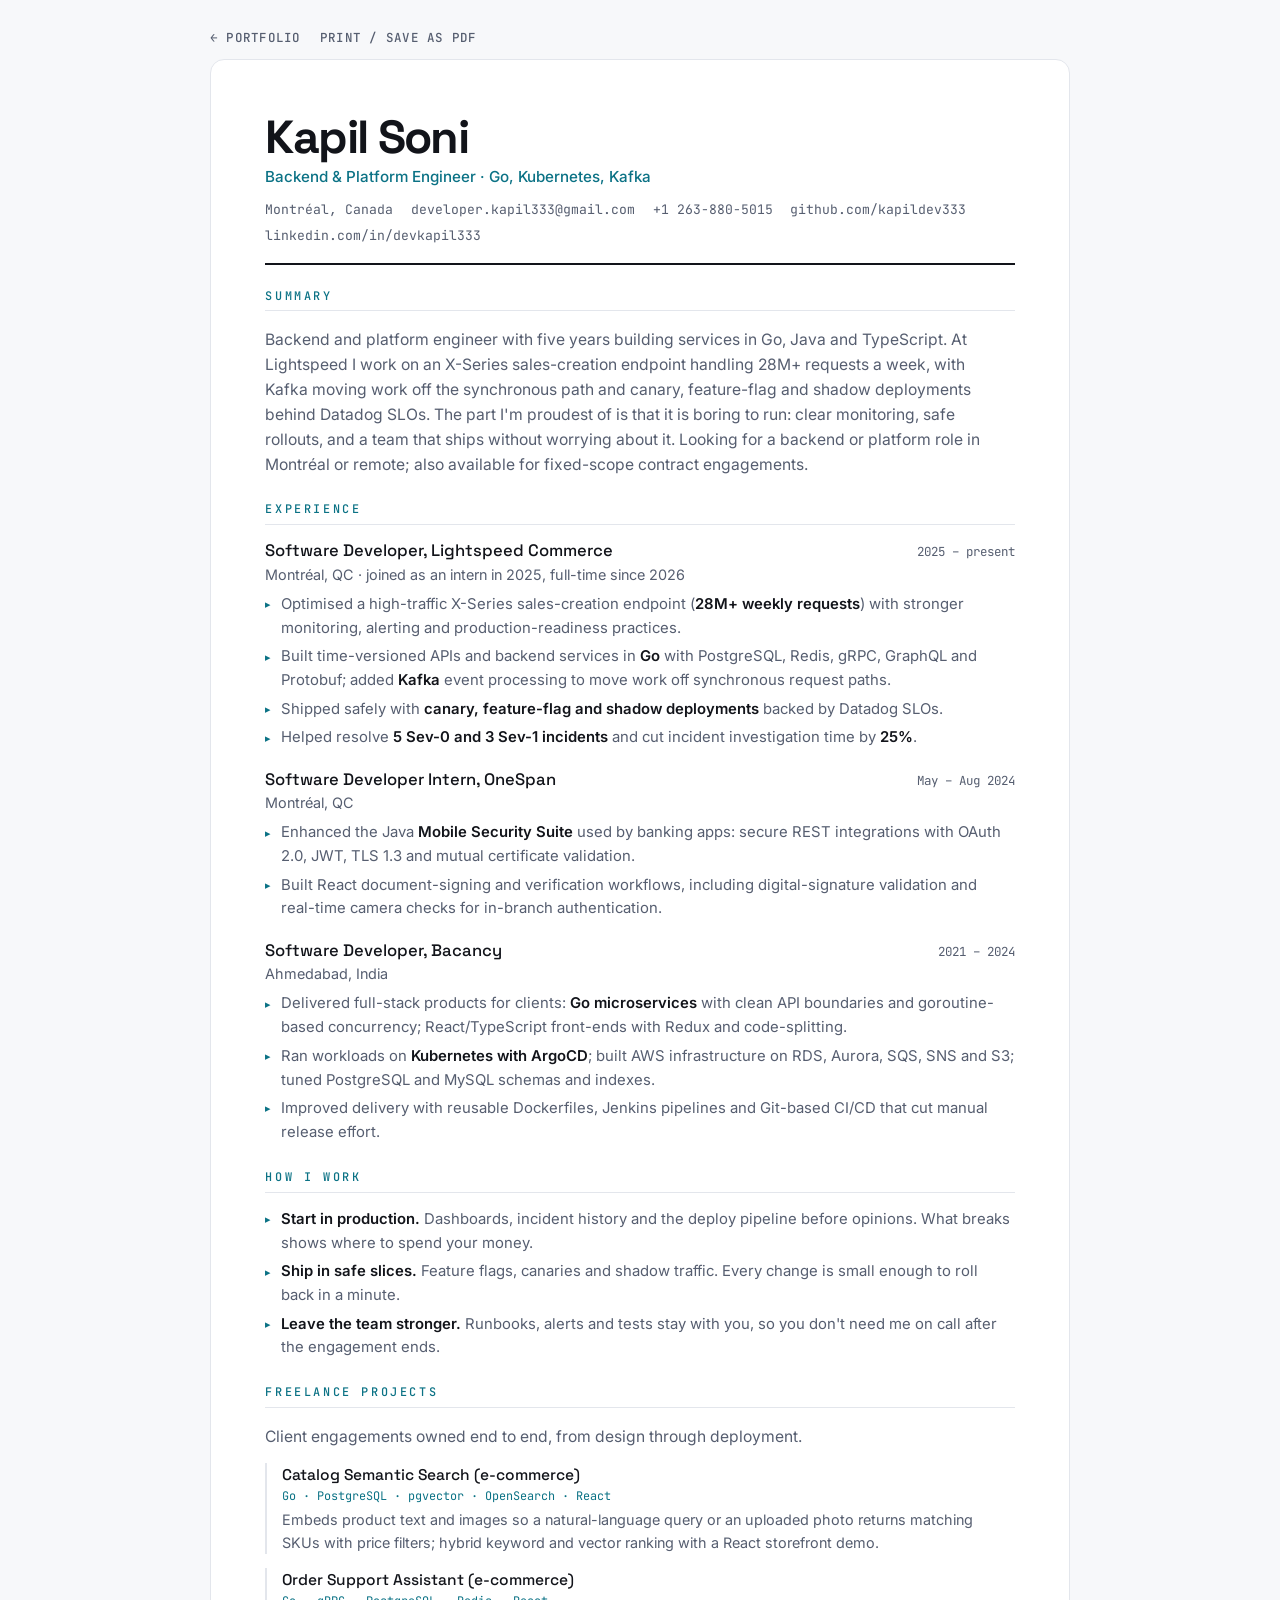
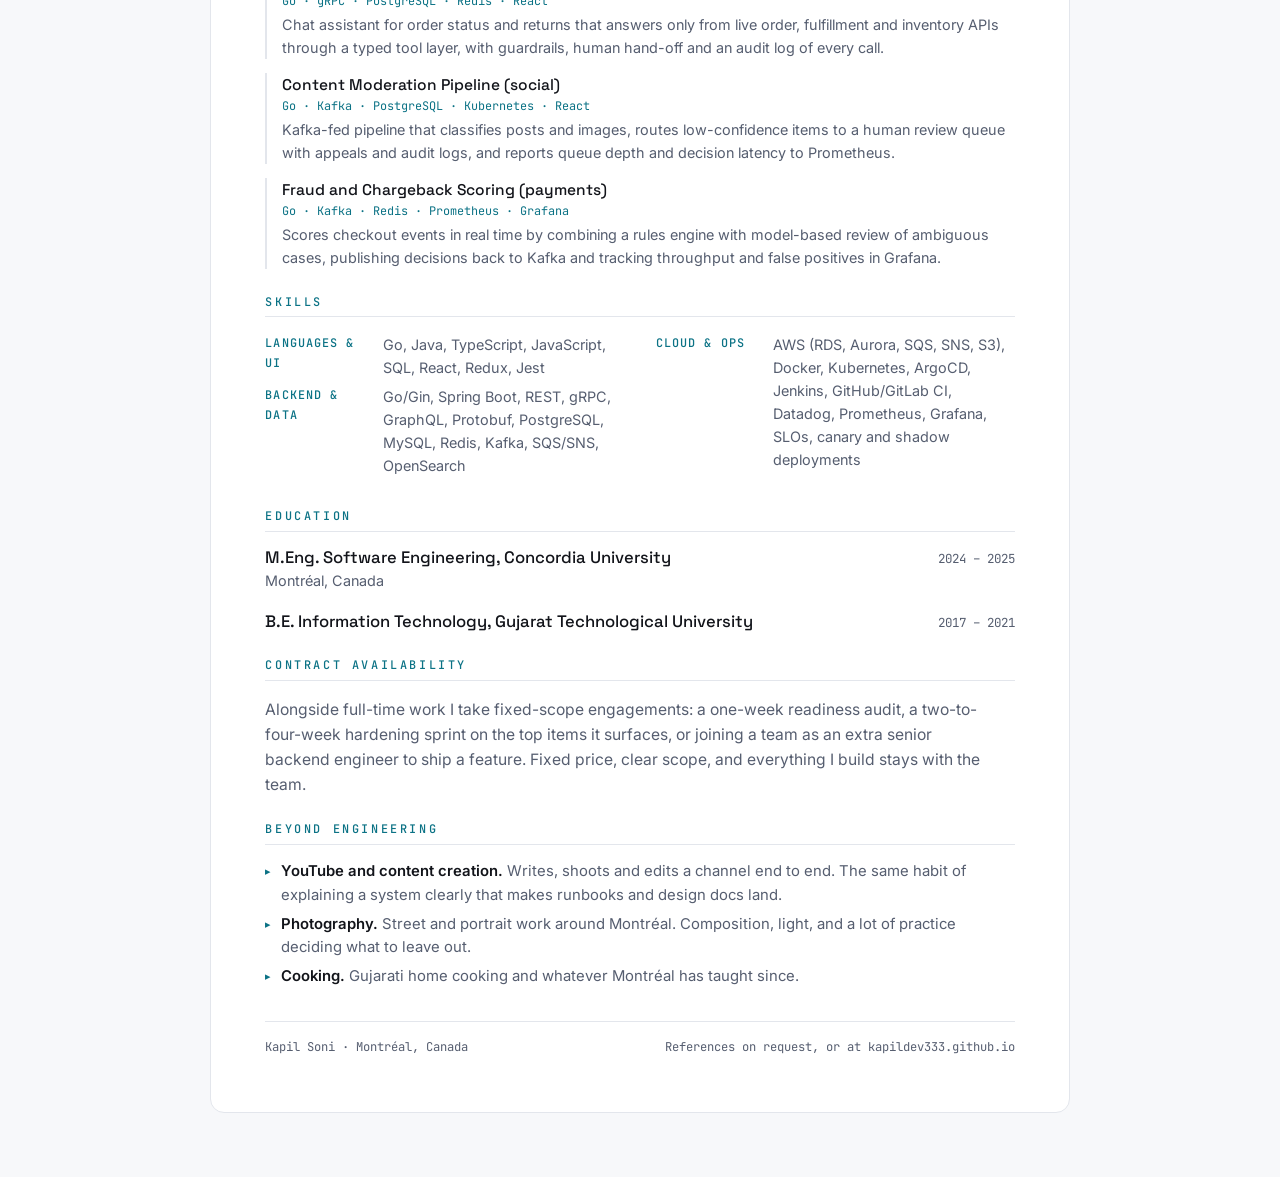
<file: resume.html>
<!DOCTYPE html>
<html lang="en">
<head>
<meta charset="utf-8">
<meta name="viewport" content="width=device-width, initial-scale=1">
<title>Kapil Soni · Résumé</title>
<meta name="description" content="Résumé of Kapil Soni, backend and platform engineer in Montréal. Go, Kubernetes, Kafka. Open to backend and platform roles, and to fixed-scope contract work.">
<link rel="icon" href="data:image/svg+xml,<svg xmlns='http://www.w3.org/2000/svg' viewBox='0 0 100 100'><text y='.9em' font-size='90'>⬡</text></svg>">
<link rel="preconnect" href="https://fonts.googleapis.com">
<link rel="preconnect" href="https://fonts.gstatic.com" crossorigin>
<link href="https://fonts.googleapis.com/css2?family=Space+Grotesk:wght@500;700&family=Inter:wght@400;500;600&family=JetBrains+Mono:wght@400;500&display=swap" rel="stylesheet">
<style>
/* Shared semantic tokens — same names as index.html so the two files stay in step.
   The accent is INTENTIONALLY a different colour per scheme; this is not drift:
   #5ee7ff on white is 1.46:1 (fails WCAG AA), #0b7285 on the dark ground is 3.50:1
   (also fails). So light uses #0b7285 (5.59:1 on white) and dark uses #5ee7ff
   (13.37:1 on #0a0c11). Do not "unify" them to one value. */
:root{
  --surface:#f7f8fa; --surface-raised:#fff;
  --text-primary:#12141a; --text-secondary:#565e70; --border:#e3e6ec; --accent:#0b7285;
  --f-d:"Space Grotesk",sans-serif; --f-b:"Inter",sans-serif; --f-m:"JetBrains Mono",monospace;
}
@media (prefers-color-scheme:dark){
  :root{--surface:#10131a;--surface-raised:#0a0c11;
        --text-primary:#eef1f7;--text-secondary:#9aa3b6;--border:#22262f;--accent:#5ee7ff}
}
*{box-sizing:border-box;margin:0;padding:0}
body{background:var(--surface);color:var(--text-primary);font:15px/1.6 var(--f-b);-webkit-font-smoothing:antialiased;padding:2rem 1rem 4rem}
a{color:inherit;text-decoration:none}
a:hover{color:var(--accent)}
/* Visible keyboard focus. --accent is contrast-checked against both grounds above,
   so the ring is legible in light and dark. Nothing here uses overflow:hidden, so
   the offset ring is never clipped. */
a:focus-visible{outline:2px solid var(--accent);outline-offset:2px;border-radius:3px}

.sheet{max-width:860px;margin:0 auto;background:var(--surface-raised);border:1px solid var(--border);border-radius:14px;padding:clamp(1.6rem,5vw,3.4rem)}
.back{max-width:860px;margin:0 auto .9rem;font:500 .78rem/1 var(--f-m);letter-spacing:.1em;text-transform:uppercase;color:var(--text-secondary);display:flex;gap:1.2rem}
.back a:hover{color:var(--accent)}

header{border-bottom:2px solid var(--text-primary);padding-bottom:1.1rem;margin-bottom:1.6rem}
h1{font:700 clamp(2rem,6vw,2.9rem)/1 var(--f-d);letter-spacing:-.035em}
.tagline{font:500 .95rem/1.4 var(--f-b);color:var(--accent);margin-top:.35rem}
.meta{margin-top:.8rem;display:flex;flex-wrap:wrap;gap:.35rem 1.1rem;font:.82rem/1.5 var(--f-m);color:var(--text-secondary)}

section{margin-bottom:1.7rem}
h2{font:500 .74rem/1 var(--f-m);letter-spacing:.22em;text-transform:uppercase;color:var(--accent);
   border-bottom:1px solid var(--border);padding-bottom:.5rem;margin-bottom:.95rem}
h3{font:500 1.04rem/1.35 var(--f-d)}
.row{display:flex;flex-wrap:wrap;gap:.2rem 1rem;justify-content:space-between;align-items:baseline}
.when{font:.78rem/1.4 var(--f-m);color:var(--text-secondary);white-space:nowrap}
.org{color:var(--text-secondary);font-size:.9rem;margin-bottom:.45rem}
.entry{margin-bottom:1.15rem}
.entry:last-child{margin-bottom:0}
ul{list-style:none;display:grid;gap:.3rem}
li{position:relative;padding-left:1rem;font-size:.93rem;color:var(--text-secondary)}
li::before{content:"▸";position:absolute;left:0;color:var(--accent);font-size:.75em;top:.3em}
li b{color:var(--text-primary);font-weight:600}
.summary{font-size:.98rem;color:var(--text-secondary);max-width:72ch}

.grid2{display:grid;gap:.9rem 2rem;grid-template-columns:repeat(auto-fit,minmax(250px,1fr))}
.kv{display:grid;grid-template-columns:106px 1fr;gap:.7rem;font-size:.9rem;margin-bottom:.4rem}
.kv dt{font:500 .74rem/1.7 var(--f-m);letter-spacing:.09em;text-transform:uppercase;color:var(--accent)}
.kv dd{color:var(--text-secondary)}
.proj{border-left:2px solid var(--border);padding-left:.9rem;margin-bottom:.85rem}
.proj strong{font:500 .97rem/1.4 var(--f-d);color:var(--text-primary)}
.proj em{font-style:normal;font:.74rem/1.6 var(--f-m);color:var(--accent);display:block}
.proj p{font-size:.9rem;color:var(--text-secondary);margin-top:.15rem}
footer{margin-top:2rem;padding-top:1rem;border-top:1px solid var(--border);font:.76rem/1.6 var(--f-m);color:var(--text-secondary);display:flex;flex-wrap:wrap;gap:1rem;justify-content:space-between}

/* light entrance; nothing that fights a print or a screen reader */
.fade{opacity:0;transform:translateY(14px);animation:up .7s cubic-bezier(.22,1,.36,1) forwards}
@keyframes up{to{opacity:1;transform:none}}
@media (prefers-reduced-motion:reduce){.fade{animation:none;opacity:1;transform:none}}

@media print{
  :root{--text-primary:#000;--text-secondary:#333;--border:#bbb;--accent:#0b5566;--surface-raised:#fff;--surface:#fff}
  a:focus-visible{outline:none}
  body{padding:0;font-size:10.4pt;line-height:1.44}
  .sheet{border:0;border-radius:0;max-width:none;padding:0}
  .back{display:none}
  .fade{animation:none;opacity:1;transform:none}
  section,.entry,.proj{break-inside:avoid}
  h2{margin-bottom:.5rem}
  @page{margin:14mm}
}
</style>
</head>
<body>

<p class="back"><a href="index.html">← Portfolio</a><a href="javascript:window.print()">Print / Save as PDF</a></p>

<article class="sheet">
  <header class="fade">
    <h1>Kapil Soni</h1>
    <p class="tagline">Backend &amp; Platform Engineer · Go, Kubernetes, Kafka</p>
    <div class="meta">
      <span>Montréal, Canada</span>
      <a href="mailto:developer.kapil333@gmail.com">developer.kapil333@gmail.com</a>
      <a href="tel:+12638805015">+1 263-880-5015</a>
      <a href="https://github.com/kapildev333">github.com/kapildev333</a>
      <a href="https://linkedin.com/in/devkapil333/">linkedin.com/in/devkapil333</a>
    </div>
  </header>

  <section class="fade" style="animation-delay:.06s">
    <h2>Summary</h2>
    <p class="summary">Backend and platform engineer with five years building services in Go, Java and TypeScript.
    At Lightspeed I work on an X-Series sales-creation endpoint handling 28M+ requests a week, with Kafka moving work
    off the synchronous path and canary, feature-flag and shadow deployments behind Datadog SLOs. The part I'm
    proudest of is that it is boring to run: clear monitoring, safe rollouts, and a team that ships without worrying
    about it. Looking for a backend or platform role in Montréal or remote; also available for fixed-scope contract
    engagements.</p>
  </section>

  <section class="fade" style="animation-delay:.12s">
    <h2>Experience</h2>

    <div class="entry">
      <div class="row"><h3>Software Developer, Lightspeed Commerce</h3><span class="when">2025 – present</span></div>
      <p class="org">Montréal, QC · joined as an intern in 2025, full-time since 2026</p>
      <ul>
        <li>Optimised a high-traffic X-Series sales-creation endpoint (<b>28M+ weekly requests</b>) with stronger monitoring, alerting and production-readiness practices.</li>
        <li>Built time-versioned APIs and backend services in <b>Go</b> with PostgreSQL, Redis, gRPC, GraphQL and Protobuf; added <b>Kafka</b> event processing to move work off synchronous request paths.</li>
        <li>Shipped safely with <b>canary, feature-flag and shadow deployments</b> backed by Datadog SLOs.</li>
        <li>Helped resolve <b>5 Sev-0 and 3 Sev-1 incidents</b> and cut incident investigation time by <b>25%</b>.</li>
      </ul>
    </div>

    <div class="entry">
      <div class="row"><h3>Software Developer Intern, OneSpan</h3><span class="when">May – Aug 2024</span></div>
      <p class="org">Montréal, QC</p>
      <ul>
        <li>Enhanced the Java <b>Mobile Security Suite</b> used by banking apps: secure REST integrations with OAuth 2.0, JWT, TLS 1.3 and mutual certificate validation.</li>
        <li>Built React document-signing and verification workflows, including digital-signature validation and real-time camera checks for in-branch authentication.</li>
      </ul>
    </div>

    <div class="entry">
      <div class="row"><h3>Software Developer, Bacancy</h3><span class="when">2021 – 2024</span></div>
      <p class="org">Ahmedabad, India</p>
      <ul>
        <li>Delivered full-stack products for clients: <b>Go microservices</b> with clean API boundaries and goroutine-based concurrency; React/TypeScript front-ends with Redux and code-splitting.</li>
        <li>Ran workloads on <b>Kubernetes with ArgoCD</b>; built AWS infrastructure on RDS, Aurora, SQS, SNS and S3; tuned PostgreSQL and MySQL schemas and indexes.</li>
        <li>Improved delivery with reusable Dockerfiles, Jenkins pipelines and Git-based CI/CD that cut manual release effort.</li>
      </ul>
    </div>
  </section>

  <section class="fade" style="animation-delay:.18s">
    <h2>How I work</h2>
    <ul>
      <li><b>Start in production.</b> Dashboards, incident history and the deploy pipeline before opinions. What breaks shows where to spend your money.</li>
      <li><b>Ship in safe slices.</b> Feature flags, canaries and shadow traffic. Every change is small enough to roll back in a minute.</li>
      <li><b>Leave the team stronger.</b> Runbooks, alerts and tests stay with you, so you don't need me on call after the engagement ends.</li>
    </ul>
  </section>

  <section class="fade" style="animation-delay:.24s">
    <h2>Freelance Projects</h2>
    <p class="summary" style="margin-bottom:.9rem">Client engagements owned end to end, from design through deployment.</p>

    <div class="proj">
      <strong>Catalog Semantic Search (e-commerce)</strong><em>Go · PostgreSQL · pgvector · OpenSearch · React</em>
      <p>Embeds product text and images so a natural-language query or an uploaded photo returns matching SKUs with price filters; hybrid keyword and vector ranking with a React storefront demo.</p>
    </div>
    <div class="proj">
      <strong>Order Support Assistant (e-commerce)</strong><em>Go · gRPC · PostgreSQL · Redis · React</em>
      <p>Chat assistant for order status and returns that answers only from live order, fulfillment and inventory APIs through a typed tool layer, with guardrails, human hand-off and an audit log of every call.</p>
    </div>
    <div class="proj">
      <strong>Content Moderation Pipeline (social)</strong><em>Go · Kafka · PostgreSQL · Kubernetes · React</em>
      <p>Kafka-fed pipeline that classifies posts and images, routes low-confidence items to a human review queue with appeals and audit logs, and reports queue depth and decision latency to Prometheus.</p>
    </div>
    <div class="proj">
      <strong>Fraud and Chargeback Scoring (payments)</strong><em>Go · Kafka · Redis · Prometheus · Grafana</em>
      <p>Scores checkout events in real time by combining a rules engine with model-based review of ambiguous cases, publishing decisions back to Kafka and tracking throughput and false positives in Grafana.</p>
    </div>
  </section>

  <section class="fade" style="animation-delay:.3s">
    <h2>Skills</h2>
    <div class="grid2">
      <dl>
        <div class="kv"><dt>Languages &amp; UI</dt><dd>Go, Java, TypeScript, JavaScript, SQL, React, Redux, Jest</dd></div>
        <div class="kv"><dt>Backend &amp; data</dt><dd>Go/Gin, Spring Boot, REST, gRPC, GraphQL, Protobuf, PostgreSQL, MySQL, Redis, Kafka, SQS/SNS, OpenSearch</dd></div>
      </dl>
      <dl>
        <div class="kv"><dt>Cloud &amp; ops</dt><dd>AWS (RDS, Aurora, SQS, SNS, S3), Docker, Kubernetes, ArgoCD, Jenkins, GitHub/GitLab CI, Datadog, Prometheus, Grafana, SLOs, canary and shadow deployments</dd></div>
      </dl>
    </div>
  </section>

  <section class="fade" style="animation-delay:.36s">
    <h2>Education</h2>
    <div class="entry">
      <div class="row"><h3>M.Eng. Software Engineering, Concordia University</h3><span class="when">2024 – 2025</span></div>
      <p class="org">Montréal, Canada</p>
    </div>
    <div class="entry">
      <div class="row"><h3>B.E. Information Technology, Gujarat Technological University</h3><span class="when">2017 – 2021</span></div>
    </div>
  </section>

  <section class="fade" style="animation-delay:.42s">
    <h2>Contract availability</h2>
    <p class="summary">Alongside full-time work I take fixed-scope engagements: a one-week readiness audit, a two-to-
    four-week hardening sprint on the top items it surfaces, or joining a team as an extra senior backend engineer to
    ship a feature. Fixed price, clear scope, and everything I build stays with the team.</p>
  </section>

  <section class="fade" style="animation-delay:.48s">
    <h2>Beyond engineering</h2>
    <ul>
      <li><b>YouTube and content creation.</b> Writes, shoots and edits a channel end to end. The same habit of explaining a system clearly that makes runbooks and design docs land.</li>
      <li><b>Photography.</b> Street and portrait work around Montréal. Composition, light, and a lot of practice deciding what to leave out.</li>
      <li><b>Cooking.</b> Gujarati home cooking and whatever Montréal has taught since.</li>
    </ul>
  </section>

  <footer>
    <span>Kapil Soni · Montréal, Canada</span>
    <span>References on request, or at kapildev333.github.io</span>
  </footer>
</article>

</body>
</html>
</file>
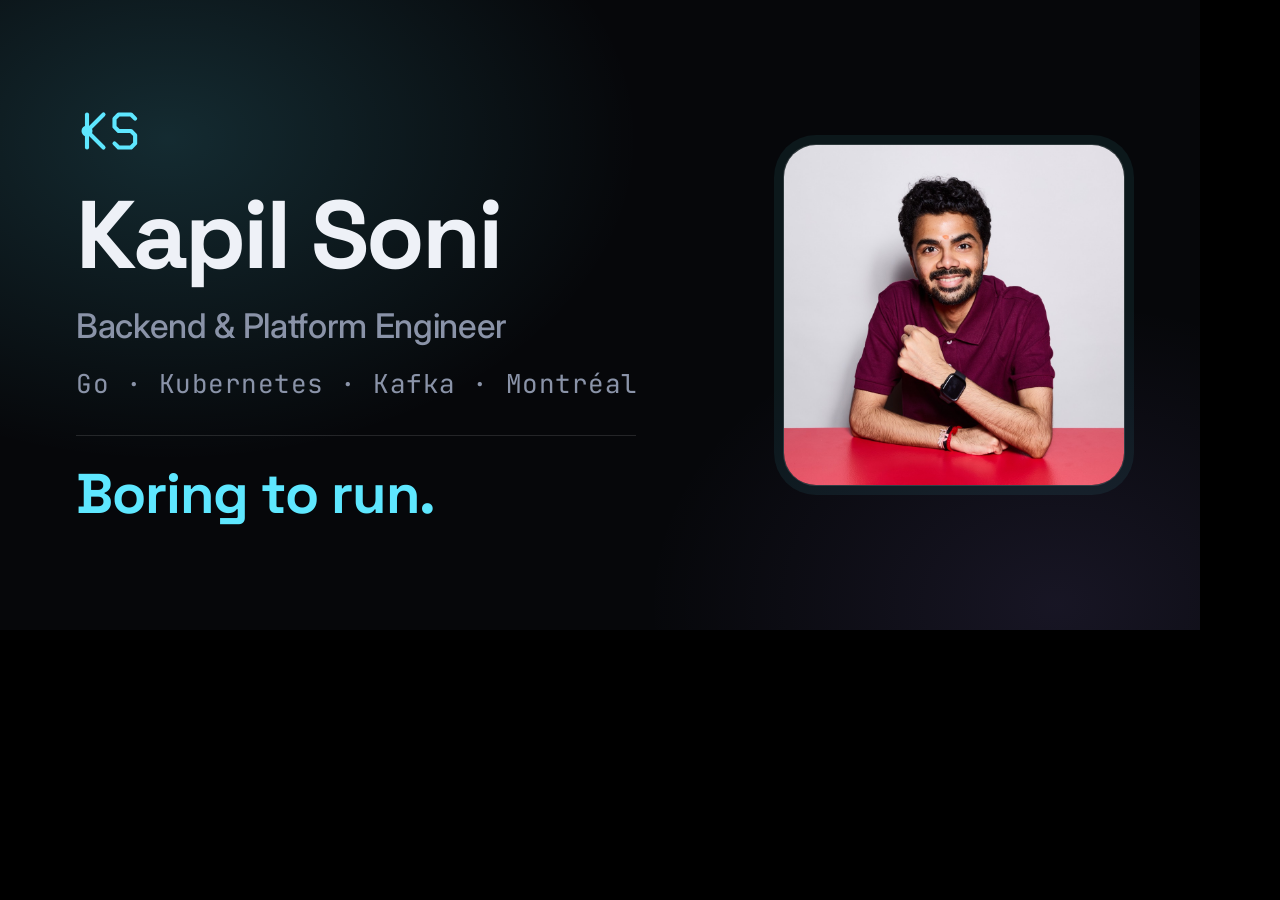
<file: tools/og-image.html>
<!-- SOURCE FILE — rendered to PNG (1200x630) for og:image. Not shipped to visitors, not linked from the site. -->
<!DOCTYPE html>
<html lang="en">
<head>
<meta charset="utf-8">
<title>og-image source · 1200×630</title>
<link rel="preconnect" href="https://fonts.googleapis.com">
<link rel="preconnect" href="https://fonts.gstatic.com" crossorigin>
<link href="https://fonts.googleapis.com/css2?family=Space+Grotesk:wght@400;500;700&family=Inter:wght@400;500;600&family=JetBrains+Mono:wght@400;500&display=swap" rel="stylesheet">
<style>
  :root{--bg:#06070a;--ink:#eef1f7;--muted:#8a93a8;--cy:#5ee7ff;--vi:#a78bfa}
  *,*::before,*::after{box-sizing:border-box;margin:0;padding:0}
  body{margin:0;background:#000}

  .card{
    width:1200px;height:630px;overflow:hidden;
    position:relative;background:var(--bg);color:var(--ink);
    display:flex;align-items:center;gap:64px;padding:0 76px;
    font-family:"Inter",system-ui,sans-serif;
  }
  /* subtle cyan glow, violet counterweight — same register as the site */
  .card::before{
    content:"";position:absolute;inset:0;
    background:
      radial-gradient(760px 520px at 14% 22%, rgba(94,231,255,.16), transparent 62%),
      radial-gradient(620px 460px at 88% 96%, rgba(167,139,250,.11), transparent 66%);
  }
  .card > *{position:relative}

  .left{flex:1;min-width:0}
  .mark{display:block;height:44px;width:auto;color:var(--cy)}
  .name{
    font-family:"Space Grotesk",system-ui,sans-serif;font-weight:700;
    font-size:96px;line-height:1;letter-spacing:-.03em;margin-top:34px;
  }
  .role{font-size:34px;font-weight:500;color:var(--muted);margin-top:22px;letter-spacing:-.01em}
  .stack{
    font-family:"JetBrains Mono",ui-monospace,monospace;font-weight:400;
    font-size:26px;color:var(--muted);margin-top:20px;letter-spacing:.02em;white-space:nowrap;
  }
  .rule{height:1px;background:rgba(255,255,255,.12);margin:34px 0 30px;width:560px}
  .statement{
    font-family:"Space Grotesk",system-ui,sans-serif;font-weight:700;
    font-size:56px;line-height:1;letter-spacing:-.02em;color:var(--cy);
  }

  .portrait{
    flex:none;width:340px;height:340px;border-radius:32px;overflow:hidden;
    background:#0b0d13;box-shadow:0 0 0 1px rgba(255,255,255,.14), 0 0 0 10px rgba(94,231,255,.07);
  }
  .portrait img{width:100%;height:100%;object-fit:cover;object-position:50% 22%;display:block}
</style>
</head>
<body>
<div class="card">
  <div class="left">
    <svg class="mark" viewBox="0 0 51 32" fill="none" aria-hidden="true">
      <g stroke="currentColor" stroke-width="3" stroke-linecap="round" stroke-linejoin="round">
        <path d="M8 4V28"/>
        <path d="M8 16 20 4"/>
        <path d="M8 16 20 28"/>
        <path d="M43 7 40 4H31L28 7v6l3 3h9l3 3v6l-3 3H31l-3-3"/>
      </g>
      <circle cx="8" cy="16" r="4" fill="currentColor"/>
    </svg>
    <div class="name">Kapil Soni</div>
    <div class="role">Backend &amp; Platform Engineer</div>
    <div class="stack">Go · Kubernetes · Kafka · Montréal</div>
    <div class="rule"></div>
    <div class="statement">Boring to run.</div>
  </div>
  <div class="portrait"><img src="../assets/img/kapil.jpg" alt="Kapil Soni"></div>
</div>
</body>
</html>
</file>
